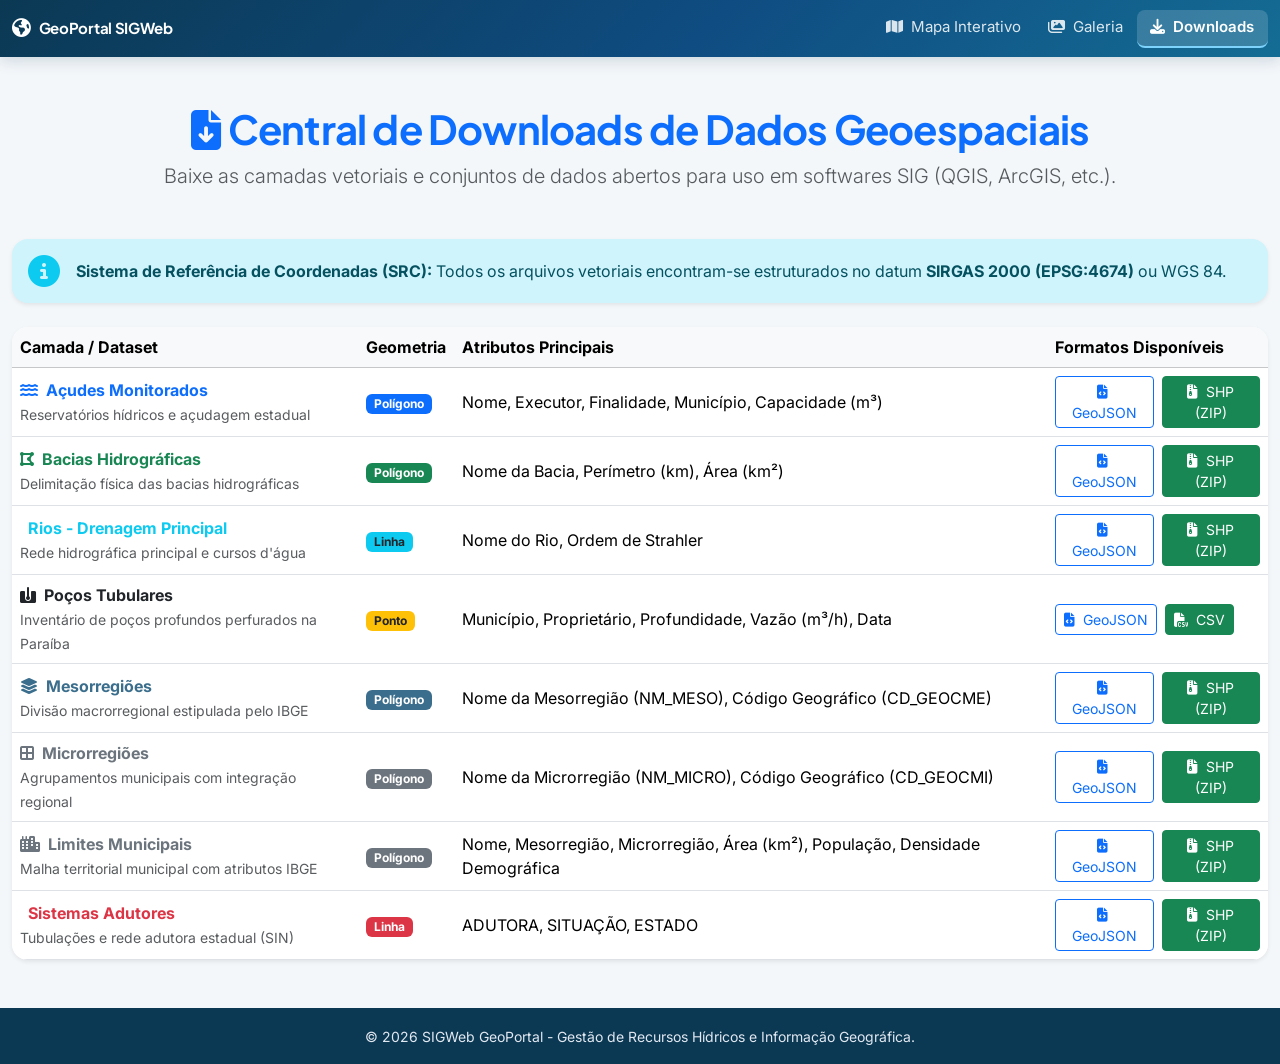
<file: downloads.html>
<!DOCTYPE html>
<html lang="pt-br">
<head>
  <meta charset="UTF-8">
  <meta name="viewport" content="width=device-width, initial-scale=1.0">
  <title>GeoPortal - Central de Downloads</title>

  <!-- Bootstrap CSS & Font Awesome -->
  <link href="https://cdn.jsdelivr.net/npm/bootstrap@5.3.3/dist/css/bootstrap.min.css" rel="stylesheet">
  <link rel="stylesheet" href="https://cdnjs.cloudflare.com/ajax/libs/font-awesome/6.5.1/css/all.min.css">
  <link rel="stylesheet" href="css/main.css">
</head>
<body>

  <!-- Menu de Navegação -->
  <nav class="navbar navbar-expand-lg navbar-custom sticky-top">
    <div class="container">
      <a class="navbar-brand d-flex align-items-center gap-2" href="index.html">
        <i class="fa-solid fa-earth-americas fa-lg"></i>
        <span class="fw-bold">GeoPortal SIGWeb</span>
      </a>
      <button class="navbar-toggler text-white border-white" type="button" data-bs-toggle="collapse" data-bs-target="#navbarNav">
        <span class="navbar-toggler-icon" style="filter: invert(1);"></span>
      </button>
      <div class="collapse navbar-collapse" id="navbarNav">
        <ul class="navbar-nav ms-auto">
          <li class="nav-item">
            <a class="nav-link" href="index.html"><i class="fa-solid fa-map me-1"></i> Mapa Interativo</a>
          </li>
          <li class="nav-item">
            <a class="nav-link" href="galeria.html"><i class="fa-solid fa-images me-1"></i> Galeria</a>
          </li>
          <li class="nav-item">
            <a class="nav-link active" href="downloads.html"><i class="fa-solid fa-download me-1"></i> Downloads</a>
          </li>
        </ul>
      </div>
    </div>
  </nav>

  <main class="container my-5">
    <div class="text-center mb-5">
      <h1 class="fw-bold text-primary"><i class="fa-solid fa-file-arrow-down me-2"></i>Central de Downloads de Dados Geoespaciais</h1>
      <p class="text-muted lead">Baixe as camadas vetoriais e conjuntos de dados abertos para uso em softwares SIG (QGIS, ArcGIS, etc.).</p>
    </div>

    <!-- Informações de Projeção -->
    <div class="alert alert-info border-0 shadow-sm rounded-4 d-flex align-items-center gap-3 mb-4">
      <i class="fa-solid fa-circle-info fa-2x text-info"></i>
      <div>
        <strong>Sistema de Referência de Coordenadas (SRC):</strong> Todos os arquivos vetoriais encontram-se estruturados no datum <strong>SIRGAS 2000 (EPSG:4674)</strong> ou WGS 84.
      </div>
    </div>

    <!-- Tabela de Datasets -->
    <div class="card border-0 shadow-sm rounded-4 overflow-hidden">
      <div class="table-responsive">
        <table class="table table-hover align-middle mb-0">
          <thead class="table-light">
            <tr>
              <th>Camada / Dataset</th>
              <th>Geometria</th>
              <th>Atributos Principais</th>
              <th>Formatos Disponíveis</th>
            </tr>
          </thead>
          <tbody>
            <!-- Dataset 1 -->
            <tr>
              <td>
                <div class="fw-bold text-primary"><i class="fa-solid fa-water me-2"></i>Açudes Monitorados</div>
                <small class="text-muted">Reservatórios hídricos e açudagem estadual</small>
              </td>
              <td><span class="badge bg-primary">Polígono</span></td>
              <td>Nome, Executor, Finalidade, Município, Capacidade (m³)</td>
              <td>
                <div class="d-flex gap-2">
                  <a href="dados/acudes.js" download class="btn btn-outline-primary btn-sm"><i class="fa-solid fa-file-code me-1"></i> GeoJSON</a>
                  <a href="#" class="btn btn-success btn-sm"><i class="fa-solid fa-file-zipper me-1"></i> SHP (ZIP)</a>
                </div>
              </td>
            </tr>

            <!-- Dataset 2 -->
            <tr>
              <td>
                <div class="fw-bold text-success"><i class="fa-solid fa-draw-polygon me-2"></i>Bacias Hidrográficas</div>
                <small class="text-muted">Delimitação física das bacias hidrográficas</small>
              </td>
              <td><span class="badge bg-success">Polígono</span></td>
              <td>Nome da Bacia, Perímetro (km), Área (km²)</td>
              <td>
                <div class="d-flex gap-2">
                  <a href="dados/bacias_hidro.js" download class="btn btn-outline-primary btn-sm"><i class="fa-solid fa-file-code me-1"></i> GeoJSON</a>
                  <a href="dados/Bacias-hidrograficas-da-paraiba.rar" class="btn btn-success btn-sm"><i class="fa-solid fa-file-zipper me-1"></i> SHP (ZIP)</a>
                </div>
              </td>
            </tr>

            <!-- Dataset 3 -->
            <tr>
              <td>
                <div class="fw-bold text-info"><i class="fa-solid fa-water-ladders me-2"></i>Rios - Drenagem Principal</div>
                <small class="text-muted">Rede hidrográfica principal e cursos d'água</small>
              </td>
              <td><span class="badge bg-info text-dark">Linha</span></td>
              <td>Nome do Rio, Ordem de Strahler</td>
              <td>
                <div class="d-flex gap-2">
                  <a href="dados/rios_drenagem_principal.js" download class="btn btn-outline-primary btn-sm"><i class="fa-solid fa-file-code me-1"></i> GeoJSON</a>
                  <a href="#" class="btn btn-success btn-sm"><i class="fa-solid fa-file-zipper me-1"></i> SHP (ZIP)</a>
                </div>
              </td>
            </tr>

            <!-- Dataset 4 -->
            <tr>
              <td>
                <div class="fw-bold text-warning text-dark"><i class="fa-solid fa-bore-hole me-2"></i>Poços Tubulares</div>
                <small class="text-muted">Inventário de poços profundos perfurados na Paraíba</small>
              </td>
              <td><span class="badge bg-warning text-dark">Ponto</span></td>
              <td>Município, Proprietário, Profundidade, Vazão (m³/h), Data</td>
              <td>
                <div class="d-flex gap-2">
                  <a href="dados/pocos_pb.js" download class="btn btn-outline-primary btn-sm"><i class="fa-solid fa-file-code me-1"></i> GeoJSON</a>
                  <a href="#" class="btn btn-success btn-sm"><i class="fa-solid fa-file-csv me-1"></i> CSV</a>
                </div>
              </td>
            </tr>

            <!-- Dataset 5: Mesorregiões -->
            <tr>
              <td>
                <div class="fw-bold" style="color: #3B6E8C;"><i class="fa-solid fa-layer-group me-2"></i>Mesorregiões</div>
                <small class="text-muted">Divisão macrorregional estipulada pelo IBGE</small>
              </td>
              <td><span class="badge" style="background-color: #3B6E8C;">Polígono</span></td>
              <td>Nome da Mesorregião (NM_MESO), Código Geográfico (CD_GEOCME)</td>
              <td>
                <div class="d-flex gap-2">
                  <a href="dados/mesorregioes.js" download class="btn btn-outline-primary btn-sm"><i class="fa-solid fa-file-code me-1"></i> GeoJSON</a>
                  <a href="#" class="btn btn-success btn-sm"><i class="fa-solid fa-file-zipper me-1"></i> SHP (ZIP)</a>
                </div>
              </td>
            </tr>

            <!-- Dataset 6: Microrregiões -->
            <tr>
              <td>
                <div class="fw-bold text-secondary"><i class="fa-solid fa-border-all me-2"></i>Microrregiões</div>
                <small class="text-muted">Agrupamentos municipais com integração regional</small>
              </td>
              <td><span class="badge bg-secondary">Polígono</span></td>
              <td>Nome da Microrregião (NM_MICRO), Código Geográfico (CD_GEOCMI)</td>
              <td>
                <div class="d-flex gap-2">
                  <a href="dados/microrregioes.js" download class="btn btn-outline-primary btn-sm"><i class="fa-solid fa-file-code me-1"></i> GeoJSON</a>
                  <a href="#" class="btn btn-success btn-sm"><i class="fa-solid fa-file-zipper me-1"></i> SHP (ZIP)</a>
                </div>
              </td>
            </tr>

            <!-- Dataset 7 -->
            <tr>
              <td>
                <div class="fw-bold text-secondary"><i class="fa-solid fa-city me-2"></i>Limites Municipais</div>
                <small class="text-muted">Malha territorial municipal com atributos IBGE</small>
              </td>
              <td><span class="badge bg-secondary">Polígono</span></td>
              <td>Nome, Mesorregião, Microrregião, Área (km²), População, Densidade Demográfica</td>
              <td>
                <div class="d-flex gap-2">
                  <a href="dados/limites_municipais.js" download class="btn btn-outline-primary btn-sm"><i class="fa-solid fa-file-code me-1"></i> GeoJSON</a>
                  <a href="#" class="btn btn-success btn-sm"><i class="fa-solid fa-file-zipper me-1"></i> SHP (ZIP)</a>
                </div>
              </td>
            </tr>

            <!-- Dataset 8 -->
            <tr>
              <td>
                <div class="fw-bold text-danger"><i class="fa-solid fa-pipe-valve me-2"></i>Sistemas Adutores</div>
                <small class="text-muted">Tubulações e rede adutora estadual (SIN)</small>
              </td>
              <td><span class="badge bg-danger">Linha</span></td>
              <td>ADUTORA, SITUAÇÃO, ESTADO</td>
              <td>
                <div class="d-flex gap-2">
                  <a href="dados/adutoras.js" download class="btn btn-outline-primary btn-sm"><i class="fa-solid fa-file-code me-1"></i> GeoJSON</a>
                  <a href="#" class="btn btn-success btn-sm"><i class="fa-solid fa-file-zipper me-1"></i> SHP (ZIP)</a>
                </div>
              </td>
            </tr>
          </tbody>
        </table>
      </div>
    </div>
  </main>

  <footer class="py-3 text-center mt-auto">
    <div class="container">
      <small>&copy; 2026 SIGWeb GeoPortal - Gestão de Recursos Hídricos e Informação Geográfica.</small>
    </div>
  </footer>

  <script src="https://cdn.jsdelivr.net/npm/bootstrap@5.3.3/dist/js/bootstrap.bundle.min.js"></script>
</body>
</html>
</file>
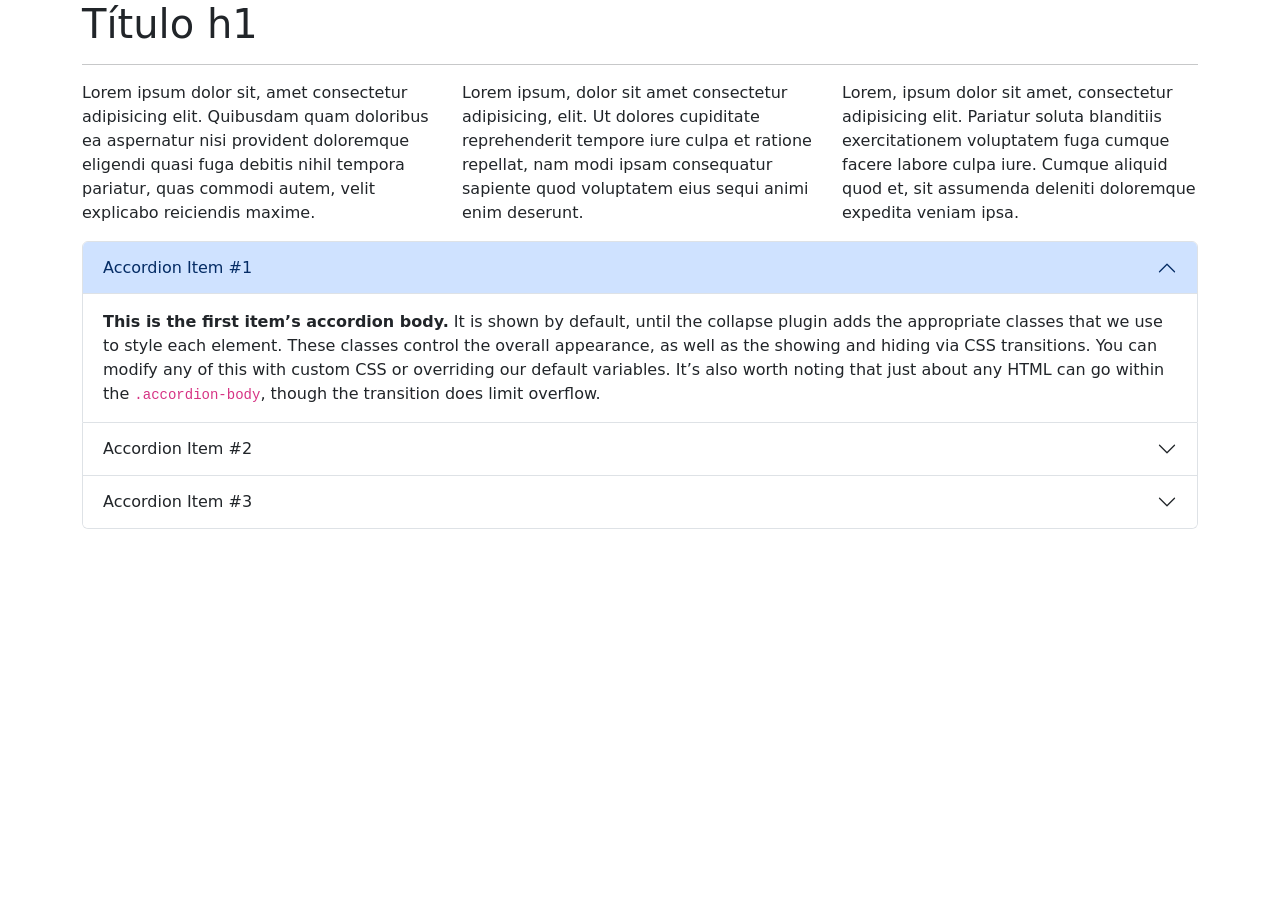
<file: teste.html>
<!DOCTYPE html>
<html lang="en">
<head>
	<meta charset="UTF-8">
	<meta name="viewport" content="width=device-width, initial-scale=1.0">
	<title>Document</title>


	<link href="https://cdn.jsdelivr.net/npm/bootstrap@5.3.8/dist/css/bootstrap.min.css" rel="stylesheet" integrity="sha384-sRIl4kxILFvY47J16cr9ZwB07vP4J8+LH7qKQnuqkuIAvNWLzeN8tE5YBujZqJLB" crossorigin="anonymous">
  

</head>
<body>
	<div class="container">
		<div class="row">
			<div class="col-12">
				<h1>Título h1</h1>
				<hr>
			</div>
		</div>
		<div class="row">
			<div class="col-md-4">
				<p>Lorem ipsum dolor sit, amet consectetur adipisicing elit. Quibusdam quam doloribus ea aspernatur nisi provident doloremque eligendi quasi fuga debitis nihil tempora pariatur, quas commodi autem, velit explicabo reiciendis maxime.</p>
			</div>
			<div class="col-md-4">
				<p>Lorem ipsum, dolor sit amet consectetur adipisicing, elit. Ut dolores cupiditate reprehenderit tempore iure culpa et ratione repellat, nam modi ipsam consequatur sapiente quod voluptatem eius sequi animi enim deserunt.</p>
			</div>
			<div class="col-md-4">
				<p>Lorem, ipsum dolor sit amet, consectetur adipisicing elit. Pariatur soluta blanditiis exercitationem voluptatem fuga cumque facere labore culpa iure. Cumque aliquid quod et, sit assumenda deleniti doloremque expedita veniam ipsa.</p>
			</div>
		</div>

		<div class="accordion" id="accordionExample">
  <div class="accordion-item">
    <h2 class="accordion-header">
      <button class="accordion-button" type="button" data-bs-toggle="collapse" data-bs-target="#collapseOne" aria-expanded="true" aria-controls="collapseOne">
        Accordion Item #1
      </button>
    </h2>
    <div id="collapseOne" class="accordion-collapse collapse show" data-bs-parent="#accordionExample">
      <div class="accordion-body">
        <strong>This is the first item’s accordion body.</strong> It is shown by default, until the collapse plugin adds the appropriate classes that we use to style each element. These classes control the overall appearance, as well as the showing and hiding via CSS transitions. You can modify any of this with custom CSS or overriding our default variables. It’s also worth noting that just about any HTML can go within the <code>.accordion-body</code>, though the transition does limit overflow.
      </div>
    </div>
  </div>
  <div class="accordion-item">
    <h2 class="accordion-header">
      <button class="accordion-button collapsed" type="button" data-bs-toggle="collapse" data-bs-target="#collapseTwo" aria-expanded="false" aria-controls="collapseTwo">
        Accordion Item #2
      </button>
    </h2>
    <div id="collapseTwo" class="accordion-collapse collapse" data-bs-parent="#accordionExample">
      <div class="accordion-body">
        <strong>This is the second item’s accordion body.</strong> It is hidden by default, until the collapse plugin adds the appropriate classes that we use to style each element. These classes control the overall appearance, as well as the showing and hiding via CSS transitions. You can modify any of this with custom CSS or overriding our default variables. It’s also worth noting that just about any HTML can go within the <code>.accordion-body</code>, though the transition does limit overflow.
      </div>
    </div>
  </div>
  <div class="accordion-item">
    <h2 class="accordion-header">
      <button class="accordion-button collapsed" type="button" data-bs-toggle="collapse" data-bs-target="#collapseThree" aria-expanded="false" aria-controls="collapseThree">
        Accordion Item #3
      </button>
    </h2>
    <div id="collapseThree" class="accordion-collapse collapse" data-bs-parent="#accordionExample">
      <div class="accordion-body">
        <strong>This is the third item’s accordion body.</strong> It is hidden by default, until the collapse plugin adds the appropriate classes that we use to style each element. These classes control the overall appearance, as well as the showing and hiding via CSS transitions. You can modify any of this with custom CSS or overriding our default variables. It’s also worth noting that just about any HTML can go within the <code>.accordion-body</code>, though the transition does limit overflow.
      </div>
    </div>
  </div>
</div>
		
	</div>



	<script src="https://cdn.jsdelivr.net/npm/@popperjs/core@2.11.8/dist/umd/popper.min.js" integrity="sha384-I7E8VVD/ismYTF4hNIPjVp/Zjvgyol6VFvRkX/vR+Vc4jQkC+hVqc2pM8ODewa9r" crossorigin="anonymous"></script>
	<script src="https://cdn.jsdelivr.net/npm/bootstrap@5.3.8/dist/js/bootstrap.min.js" integrity="sha384-G/EV+4j2dNv+tEPo3++6LCgdCROaejBqfUeNjuKAiuXbjrxilcCdDz6ZAVfHWe1Y" crossorigin="anonymous"></script>

</body>
</html>
</file>
<file: css/main.css>
@import url('https://fonts.googleapis.com/css2?family=Inter:wght@400;500;600;700&family=Plus+Jakarta+Sans:wght@600;700;800&display=swap');

:root {
  --primary-color: #0f4c81;
  --secondary-color: #146c94;
  --accent-color: #19a7ce;
  --bg-light: #f4f7fa;
  --surface-white: #ffffff;
  --border-subtle: #e2e8f0;
  --dark-text: #1e293b;
  --muted-text: #64748b;
  --shadow-sm: 0 2px 8px rgba(15, 23, 42, 0.05);
  --shadow-md: 0 8px 24px rgba(15, 23, 42, 0.08);
  --shadow-lg: 0 14px 34px rgba(15, 42, 68, 0.14);
}

* {
  box-sizing: border-box;
}

html, body {
  width: 100%;
  max-width: 100%;
  overflow-x: hidden;
}

body {
  font-family: 'Inter', -apple-system, BlinkMacSystemFont, 'Segoe UI', Roboto, sans-serif;
  background-color: var(--bg-light);
  color: var(--dark-text);
  min-height: 100vh;
  display: flex;
  flex-direction: column;
  -webkit-font-smoothing: antialiased;
}

h1, h2, h3, h4, h5, h6, .navbar-brand {
  font-family: 'Plus Jakarta Sans', 'Inter', sans-serif;
  letter-spacing: -0.02em;
}

main {
  flex: 1;
  width: 100%;
  max-width: 100% !important;
}

.container,
.container-fluid {
  width: 100%;
  max-width: 100% !important;
}

/* Navbar Coesa em Todo o GeoPortal */
.navbar-custom {
  width: 100%;
  background: linear-gradient(135deg, #0b3954 0%, var(--primary-color) 55%, var(--secondary-color) 100%);
  box-shadow: 0 4px 14px rgba(11, 57, 84, 0.16);
  padding-top: 0.6rem;
  padding-bottom: 0.6rem;
}

.navbar-custom .navbar-brand,
.navbar-custom .nav-link {
  color: #ffffff !important;
  font-size: 0.94rem;
}

.navbar-custom .nav-link {
  opacity: 0.85;
  border-radius: 8px;
  padding: 0.42rem 0.85rem !important;
  transition: all 0.2s ease;
}

.navbar-custom .nav-link:hover {
  opacity: 1;
  background: rgba(255, 255, 255, 0.10);
}

.navbar-custom .nav-link.active {
  opacity: 1;
  font-weight: 600;
  background: rgba(255, 255, 255, 0.16);
  border-bottom: 2px solid #7dd3fc;
}

/* Cartão Principal do Mapa Interativo */
.map-portal-card {
  width: 100%;
  background: var(--surface-white);
  border: 1px solid var(--border-subtle);
  border-radius: 16px;
  box-shadow: var(--shadow-md);
  overflow: hidden;
}

.map-topbar {
  background: #ffffff;
  border-bottom: 1px solid var(--border-subtle);
  padding: 0.8rem 1.25rem;
  display: flex;
  flex-wrap: wrap;
  align-items: center;
  justify-content: space-between;
  gap: 0.75rem;
}

.map-topbar-title {
  margin: 0;
  font-size: 0.98rem;
  font-weight: 700;
  color: var(--primary-color);
  display: flex;
  align-items: center;
  gap: 0.5rem;
}

.map-topbar-controls {
  display: flex;
  flex-wrap: wrap;
  align-items: center;
  gap: 0.4rem;
}

.btn-map-tool {
  font-size: 0.78rem;
  font-weight: 600;
  padding: 0.36rem 0.72rem;
  border-radius: 8px;
  border: 1px solid #cbd5e1;
  background: #f8fafc;
  color: var(--dark-text);
  transition: all 0.18s ease;
}

.btn-map-tool:hover {
  background: #eef2f6;
  color: var(--primary-color);
  border-color: #94a3b8;
}

.btn-map-tool.active {
  background: var(--primary-color);
  border-color: var(--primary-color);
  color: #ffffff;
}

/* Layout Lado a Lado: Painel Lateral Esquerdo Fora do Mapa + Mapa à Direita */
.map-workspace-grid {
  width: 100%;
  display: flex;
  align-items: stretch;
  min-height: 640px;
}

.map-sidebar-outside {
  width: 320px;
  flex-shrink: 0;
  background: #f8fafc;
  border-right: 1px solid var(--border-subtle);
  display: flex;
  flex-direction: column;
  max-height: 720px;
}

.map-panel-tabs {
  display: grid;
  grid-template-columns: 1fr 1fr;
  background: #eef2f6;
  padding: 6px;
  gap: 6px;
  border-bottom: 1px solid var(--border-subtle);
}

.map-panel-tab {
  border: none;
  background: transparent;
  color: var(--muted-text);
  font-size: 0.8rem;
  font-weight: 600;
  padding: 0.45rem 0.55rem;
  border-radius: 8px;
  cursor: pointer;
  transition: all 0.18s ease;
}

.map-panel-tab.active {
  background: #ffffff;
  color: var(--primary-color);
  box-shadow: 0 1px 4px rgba(15, 23, 42, 0.08);
}

.map-panel-body {
  padding: 0.85rem 0.95rem 1rem;
  overflow-y: auto;
  flex: 1;
}

.map-panel-body::-webkit-scrollbar {
  width: 6px;
}

.map-panel-body::-webkit-scrollbar-thumb {
  background: #cbd5e1;
  border-radius: 999px;
}

.panel-section-label {
  font-size: 0.7rem;
  font-weight: 700;
  text-transform: uppercase;
  letter-spacing: 0.05em;
  color: var(--primary-color);
  margin: 0.85rem 0 0.45rem;
  padding-bottom: 3px;
  border-bottom: 1px solid #e2e8f0;
  display: flex;
  align-items: center;
  gap: 0.35rem;
}

.panel-section-label:first-child {
  margin-top: 0;
}

/* Cards de Camada com Visibilidade e Transparência */
.layer-control-card {
  background: #ffffff;
  border: 1px solid #e2e8f0;
  border-radius: 10px;
  padding: 0.55rem 0.7rem;
  margin-bottom: 0.5rem;
  transition: border-color 0.18s ease, box-shadow 0.18s ease;
}

.layer-control-card:hover {
  border-color: #cbd5e1;
  box-shadow: 0 2px 6px rgba(15, 23, 42, 0.04);
}

.layer-top-row {
  display: flex;
  align-items: center;
  justify-content: space-between;
  gap: 0.45rem;
}

.layer-check-label {
  display: flex;
  align-items: center;
  gap: 0.48rem;
  margin: 0;
  cursor: pointer;
  font-size: 0.81rem;
  font-weight: 600;
  color: var(--dark-text);
  flex: 1;
}

.layer-check-label input[type="checkbox"] {
  accent-color: var(--primary-color);
  width: 14px;
  height: 14px;
  cursor: pointer;
}

.legend-symbol {
  width: 13px;
  height: 13px;
  display: inline-block;
  border-radius: 3px;
  flex-shrink: 0;
}

.opacity-label {
  font-size: 0.7rem;
  color: var(--primary-color);
  font-weight: 700;
  background: #e0f2fe;
  padding: 0.08rem 0.42rem;
  border-radius: 6px;
  min-width: 40px;
  text-align: center;
}

.layer-slider-row {
  display: flex;
  align-items: center;
  gap: 0.45rem;
  margin-top: 0.38rem;
}

.layer-slider-row .form-range {
  margin: 0;
  height: 0.85rem;
}

.layer-slider-row .form-range::-webkit-slider-thumb {
  background: var(--primary-color);
}

/* Itens da Legenda */
.legend-row-item {
  display: flex;
  align-items: center;
  gap: 0.6rem;
  font-size: 0.8rem;
  color: var(--dark-text);
  padding: 0.42rem 0.55rem;
  border-radius: 8px;
  background: #ffffff;
  border: 1px solid #e2e8f0;
  margin-bottom: 0.4rem;
}

.legend-swatch {
  width: 18px;
  height: 14px;
  border-radius: 3px;
  flex-shrink: 0;
}

/* Paleta Cartográfica Profissional e Sóbria */
.symbol-acudes {
  background-color: #0ea5e9;
  border: 1.5px solid #0c4a6e;
}

.symbol-bacias {
  background-color: rgba(44, 122, 123, 0.38);
  border: 1.8px solid #1e3a5f;
}

.symbol-rios {
  background-color: #0284c7;
  height: 4px !important;
  border-radius: 99px;
}

.symbol-adutoras {
  background-color: #c53030;
  height: 4px !important;
  border-radius: 99px;
}

.symbol-limites {
  background-color: rgba(100, 116, 139, 0.12);
  border: 1.5px dashed #475569;
}

.symbol-mesorregioes {
  background: linear-gradient(135deg, #2b6cb0, #2f855a, #8b5e3c);
  border: 1px solid #334155;
}

.symbol-microrregioes {
  background: linear-gradient(135deg, #90cdf4, #9ae6b4, #fbd38d);
  border: 1px dashed #475569;
}

.symbol-pocos {
  background-color: #d69e2e;
  border: 1.5px solid #744210;
  border-radius: 50% !important;
}

/* Container e Canvas do Mapa */
#map-container {
  position: relative;
  flex: 1;
  min-width: 0;
}

#map {
  width: 100%;
  height: 100%;
  min-height: 640px;
  z-index: 1;
  background: #e2e8f0;
}

/* Esconde controle nativo duplicado */
.leaflet-top.leaflet-right .leaflet-control-layers {
  display: none !important;
}

/* Popups do Leaflet */
.leaflet-popup-content-wrapper {
  border-radius: 10px;
  padding: 4px;
  box-shadow: var(--shadow-md);
  border: 1px solid var(--border-subtle);
}

.popup-title {
  color: var(--primary-color);
  border-bottom: 2px solid var(--accent-color);
  padding-bottom: 4px;
  margin-bottom: 8px;
  font-weight: 700;
  font-size: 0.9rem;
}

.popup-table {
  width: 100%;
  font-size: 12.5px;
  margin-bottom: 0;
}

.popup-table td {
  padding: 3px 6px;
}

/* Cards da Galeria e Downloads */
.card-hover {
  transition: transform 0.2s ease, box-shadow 0.2s ease;
}

.card-hover:hover {
  transform: translateY(-4px);
  box-shadow: var(--shadow-md) !important;
}

/* Rodapé Consistente */
footer {
  width: 100%;
  background-color: #0b3954;
  color: #e2e8f0;
}

@media (max-width: 991.98px) {
  .map-workspace-grid {
    flex-direction: column;
    min-height: auto;
  }

  .map-sidebar-outside {
    width: 100%;
    max-height: 360px;
    border-right: none;
    border-bottom: 1px solid var(--border-subtle);
  }

  #map {
    min-height: 460px;
    height: 62vh;
  }
}
</file>
